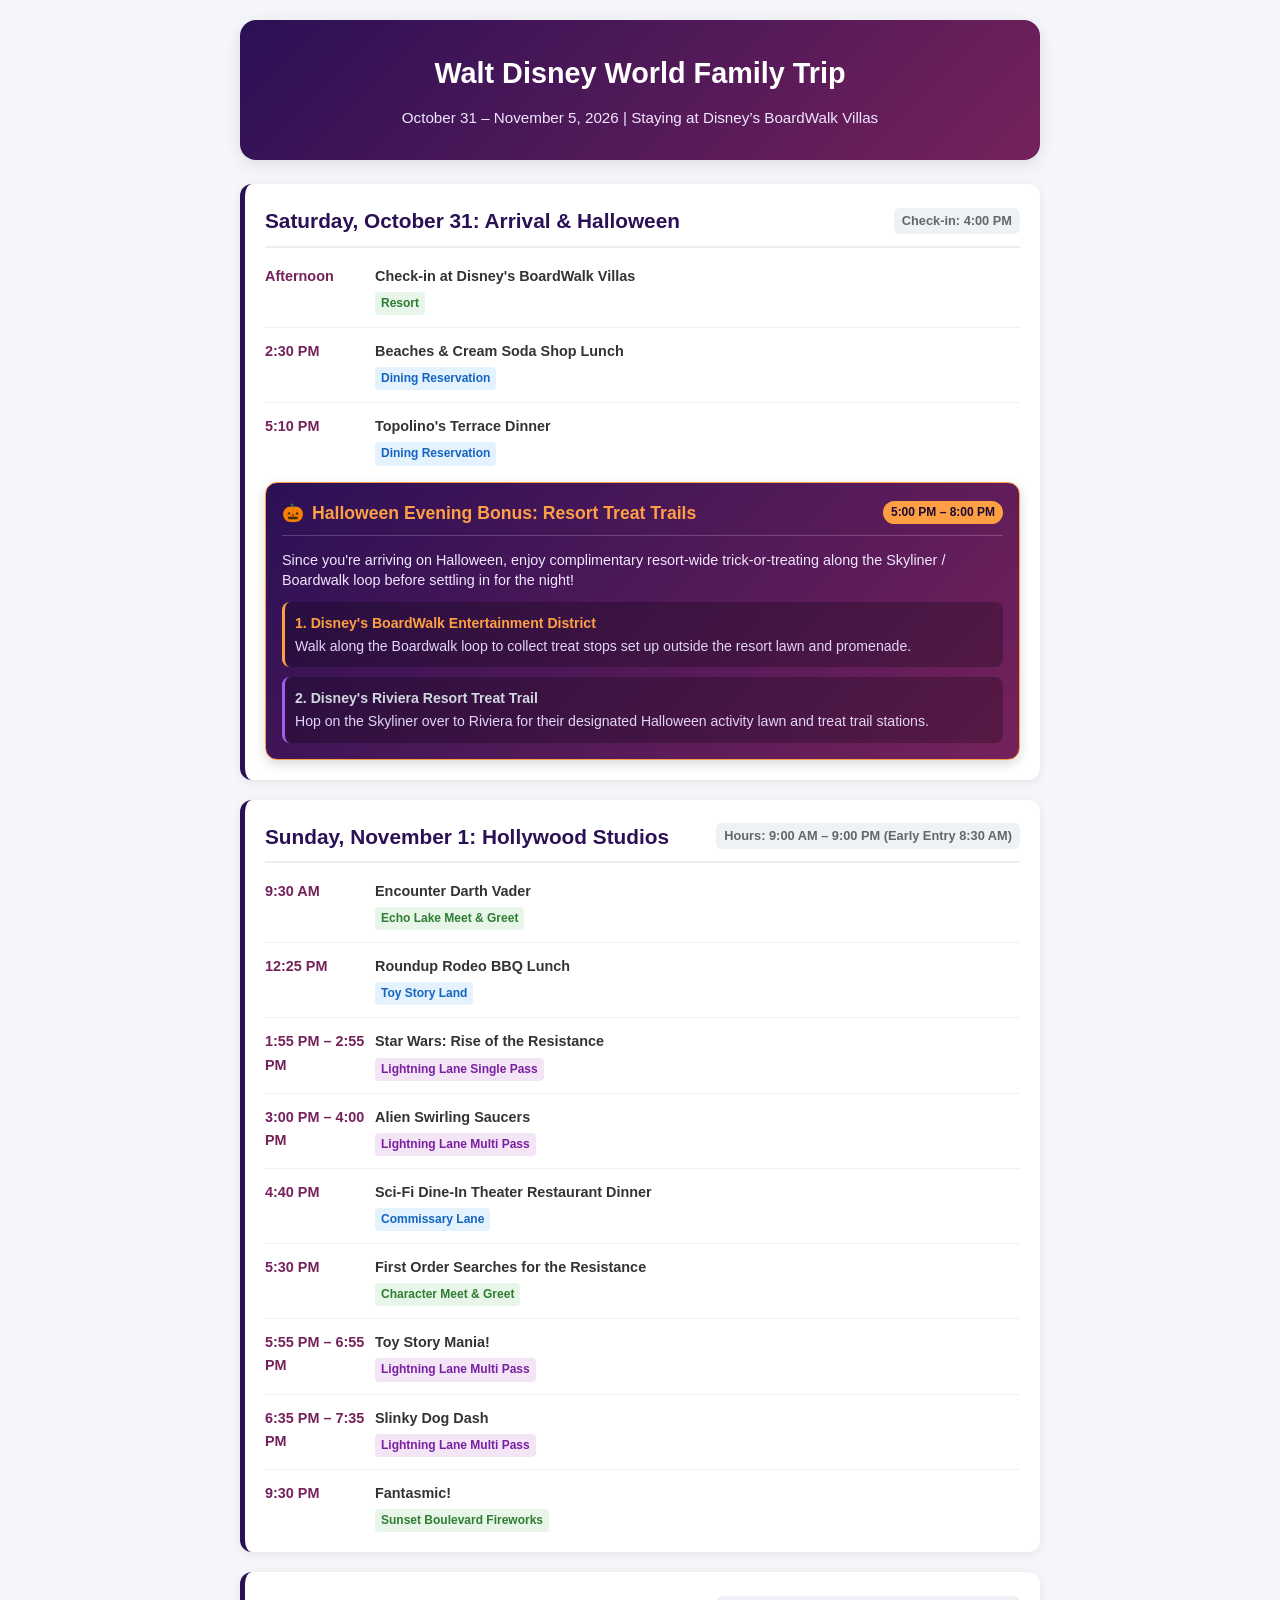
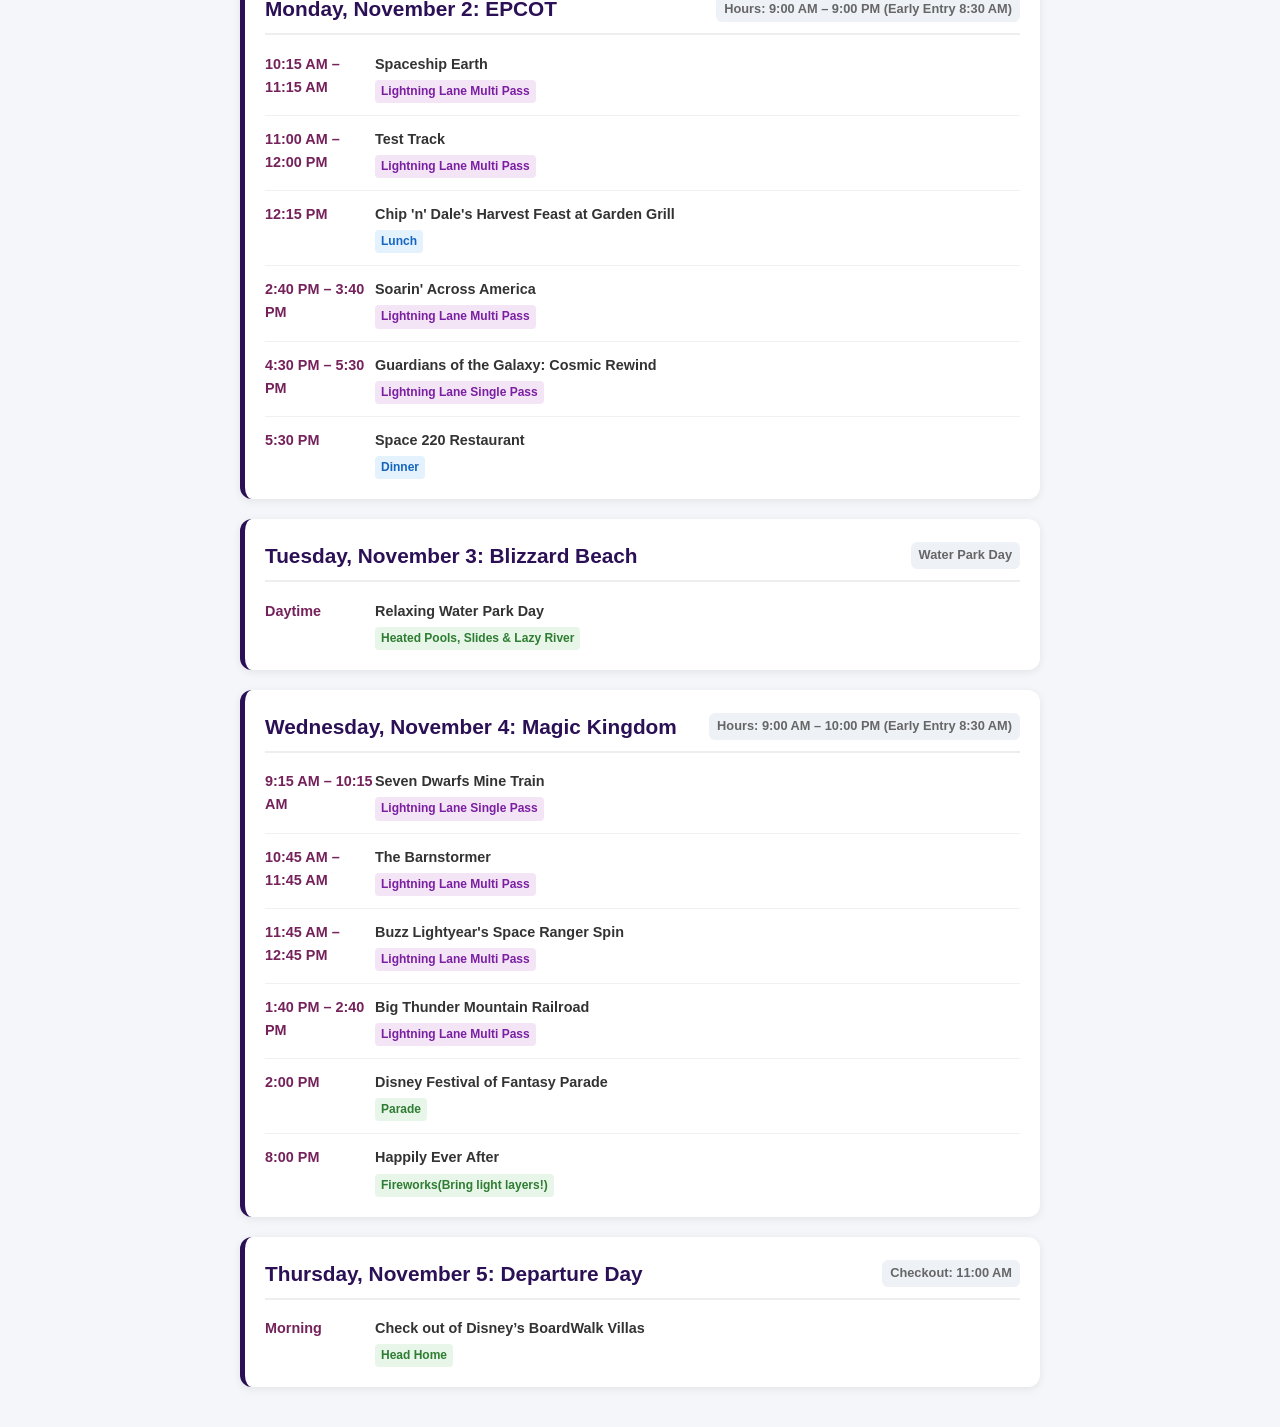
<file: index.html>
<!DOCTYPE html>
<html lang="en">
<head>
    <meta charset="UTF-8">
    <meta name="viewport" content="width=device-width, initial-scale=1.0">
    <title>Disney World Family Trip - October & November 2026</title>
    <style>
        :root {
            --primary: #2b1055;
            --secondary: #75225b;
            --accent: #ff9f43;
            --bg-color: #f4f6f9;
            --card-bg: #ffffff;
            --text-main: #333333;
            --text-muted: #666666;
        }
        body {
            font-family: -apple-system, BlinkMacSystemFont, "Segoe UI", Roboto, Helvetica, Arial, sans-serif;
            background-color: var(--bg-color);
            color: var(--text-main);
            margin: 0;
            padding: 20px;
            line-height: 1.6;
        }
        .container {
            max-width: 800px;
            margin: 0 auto;
        }
        header {
            text-align: center;
            background: linear-gradient(135deg, var(--primary), var(--secondary));
            color: white;
            padding: 30px;
            border-radius: 16px;
            margin-bottom: 24px;
            box-shadow: 0 4px 15px rgba(0,0,0,0.1);
        }
        header h1 {
            margin: 0 0 10px 0;
            font-size: 1.8rem;
        }
        header p {
            margin: 0;
            color: #f0e6ff;
            font-size: 0.95rem;
        }
        .day-card {
            background: var(--card-bg);
            border-radius: 12px;
            padding: 20px;
            margin-bottom: 20px;
            box-shadow: 0 2px 8px rgba(0,0,0,0.08);
            border-left: 5px solid var(--primary);
        }
        .day-card h2 {
            margin-top: 0;
            color: var(--primary);
            font-size: 1.3rem;
            border-bottom: 2px solid #eee;
            padding-bottom: 8px;
            display: flex;
            justify-content: space-between;
            align-items: center;
        }
        .park-hours {
            font-size: 0.8rem;
            background: #eef2f7;
            padding: 3px 8px;
            border-radius: 6px;
            color: var(--text-muted);
        }
        .event-list {
            list-style: none;
            padding: 0;
            margin: 0;
        }
        .event-item {
            display: flex;
            margin-bottom: 12px;
            padding-bottom: 12px;
            border-bottom: 1px solid #f0f0f0;
        }
        .event-item:last-child {
            margin-bottom: 0;
            padding-bottom: 0;
            border-bottom: none;
        }
        .time {
            flex: 0 0 110px;
            font-weight: bold;
            color: var(--secondary);
            font-size: 0.9rem;
        }
        .details {
            flex: 1;
            font-size: 0.9rem;
        }
        .details strong {
            display: block;
            color: var(--text-main);
        }
        .tag {
            display: inline-block;
            font-size: 0.75rem;
            padding: 2px 6px;
            border-radius: 4px;
            margin-top: 4px;
            font-weight: bold;
        }
        .tag-dining { background: #e3f2fd; color: #1565c0; }
        .tag-ll { background: #f3e5f5; color: #7b1fa2; }
        .tag-event { background: #e8f5e9; color: #2e7d32; }
        
        .halloween-bonus-card {
            background: linear-gradient(135deg, #2b1055, #75225b); 
            color: #ffffff; 
            border-radius: 12px; 
            padding: 16px; 
            margin-top: 16px; 
            border: 1px solid #ff9f43; 
            box-shadow: 0 4px 12px rgba(0,0,0,0.15);
        }
    </style>
</head>
<body>

<div class="container">
    <header>
        <h1>Walt Disney World Family Trip</h1>
        <p>October 31 – November 5, 2026 | Staying at Disney’s BoardWalk Villas</p>
    </header>

    <!-- Day 1 -->
    <div class="day-card">
        <h2>Saturday, October 31: Arrival & Halloween <span class="park-hours">Check-in: 4:00 PM</span></h2>
        <ul class="event-list">
            <li class="event-item">
                <div class="time">Afternoon</div>
                <div class="details">
                    <strong>Check-in at Disney's BoardWalk Villas</strong>
                    <span class="tag tag-event">Resort</span>
                </div>
            </li>
            <li class="event-item">
                <div class="time">2:30 PM</div>
                <div class="details">
                    <strong>Beaches & Cream Soda Shop Lunch</strong>
                    <span class="tag tag-dining">Dining Reservation</span>
                </div>
            </li>
            <li class="event-item">
                <div class="time">5:10 PM</div>
                <div class="details">
                    <strong>Topolino's Terrace Dinner</strong>
                    <span class="tag tag-dining">Dining Reservation</span>
                </div>
            </li>
        </ul>

        <!-- Halloween Bonus -->
        <div class="halloween-bonus-card">
          <div style="display: flex; align-items: center; justify-content: space-between; border-bottom: 1px solid rgba(255,255,255,0.2); padding-bottom: 8px; margin-bottom: 12px;">
            <h4 style="margin: 0; font-size: 1.1rem; color: #ff9f43; display: flex; align-items: center; gap: 8px;">
              <span>🎃</span> Halloween Evening Bonus: Resort Treat Trails
            </h4>
            <span style="background: #ff9f43; color: #1a0933; font-size: 0.75rem; font-weight: bold; padding: 2px 8px; border-radius: 12px; text-transform: uppercase;">5:00 PM – 8:00 PM</span>
          </div>
          <p style="font-size: 0.9rem; line-height: 1.4; margin-bottom: 12px; color: #f0e6ff;">
            Since you're arriving on Halloween, enjoy complimentary resort-wide trick-or-treating along the Skyliner / Boardwalk loop before settling in for the night!
          </p>
          <ul style="list-style: none; padding: 0; margin: 0; font-size: 0.88rem; display: flex; flex-direction: column; gap: 10px;">
            <li style="background: rgba(0,0,0,0.25); padding: 10px; border-radius: 8px; border-left: 3px solid #ff9f43;">
              <strong style="color: #ff9f43; display: block;">1. Disney's BoardWalk Entertainment District</strong>
              <span style="color: #e2d5f8;">Walk along the Boardwalk loop to collect treat stops set up outside the resort lawn and promenade.</span>
            </li>
            <li style="background: rgba(0,0,0,0.25); padding: 10px; border-radius: 8px; border-left: 3px solid #a55eea;">
              <strong style="color: #d1d8e0; display: block;">2. Disney's Riviera Resort Treat Trail</strong>
              <span style="color: #e2d5f8;">Hop on the Skyliner over to Riviera for their designated Halloween activity lawn and treat trail stations.</span>
            </li>
          </ul>
        </div>
    </div>

    <!-- Day 2 -->
    <div class="day-card">
        <h2>Sunday, November 1: Hollywood Studios <span class="park-hours">Hours: 9:00 AM – 9:00 PM (Early Entry 8:30 AM)</span></h2>
        <ul class="event-list">
            <li class="event-item">
                <div class="time">9:30 AM</div>
                <div class="details">
                    <strong>Encounter Darth Vader</strong>
                    <span class="tag tag-event">Echo Lake Meet & Greet</span>
                </div>
            </li>
            <li class="event-item">
                <div class="time">12:25 PM</div>
                <div class="details">
                    <strong>Roundup Rodeo BBQ Lunch</strong>
                    <span class="tag tag-dining">Toy Story Land</span>
                </div>
            </li>
            <li class="event-item">
                <div class="time">1:55 PM – 2:55 PM</div>
                <div class="details">
                    <strong>Star Wars: Rise of the Resistance</strong>
                    <span class="tag tag-ll">Lightning Lane Single Pass</span>
                </div>
            </li>
            <li class="event-item">
                <div class="time">3:00 PM – 4:00 PM</div>
                <div class="details">
                    <strong>Alien Swirling Saucers</strong>
                    <span class="tag tag-ll">Lightning Lane Multi Pass</span>
                </div>
            </li>
            <li class="event-item">
                <div class="time">4:40 PM</div>
                <div class="details">
                    <strong>Sci-Fi Dine-In Theater Restaurant Dinner</strong>
                    <span class="tag tag-dining">Commissary Lane</span>
                </div>
            </li>
            <li class="event-item">
                <div class="time">5:30 PM</div>
                <div class="details">
                    <strong>First Order Searches for the Resistance</strong>
                    <span class="tag tag-event">Character Meet & Greet</span>
                </div>
            </li>
            <li class="event-item">
                <div class="time">5:55 PM – 6:55 PM</div>
                <div class="details">
                    <strong>Toy Story Mania!</strong>
                    <span class="tag tag-ll">Lightning Lane Multi Pass</span>
                </div>
            </li>
            <li class="event-item">
                <div class="time">6:35 PM – 7:35 PM</div>
                <div class="details">
                    <strong>Slinky Dog Dash</strong>
                    <span class="tag tag-ll">Lightning Lane Multi Pass</span>
                </div>
            </li>
            <li class="event-item">
                <div class="time">9:30 PM</div>
                <div class="details">
                    <strong>Fantasmic!</strong>
                    <span class="tag tag-event">Sunset Boulevard Fireworks</span>
                </div>
            </li>
        </ul>
    </div>

    <!-- Day 3 -->
    <div class="day-card">
        <h2>Monday, November 2: EPCOT <span class="park-hours">Hours: 9:00 AM – 9:00 PM (Early Entry 8:30 AM)</span></h2>
        <ul class="event-list">
            <li class="event-item">
                <div class="time">10:15 AM – 11:15 AM</div>
                <div class="details">
                    <strong>Spaceship Earth</strong>
                    <span class="tag tag-ll">Lightning Lane Multi Pass</span>
                </div>
            </li>
            <li class="event-item">
                <div class="time">11:00 AM – 12:00 PM</div>
                <div class="details">
                    <strong>Test Track</strong>
                    <span class="tag tag-ll">Lightning Lane Multi Pass</span>
                </div>
            </li>
            <li class="event-item">
                <div class="time">12:15 PM</div>
                <div class="details">
                    <strong>Chip 'n' Dale's Harvest Feast at Garden Grill</strong>
                    <span class="tag tag-dining">Lunch</span>
                </div>
            </li>
            <li class="event-item">
                <div class="time">2:40 PM – 3:40 PM</div>
                <div class="details">
                    <strong>Soarin' Across America</strong>
                    <span class="tag tag-ll">Lightning Lane Multi Pass</span>
                </div>
            </li>
            <li class="event-item">
                <div class="time">4:30 PM – 5:30 PM</div>
                <div class="details">
                    <strong>Guardians of the Galaxy: Cosmic Rewind</strong>
                    <span class="tag tag-ll">Lightning Lane Single Pass</span>
                </div>
            </li>
            <li class="event-item">
                <div class="time">5:30 PM</div>
                <div class="details">
                    <strong>Space 220 Restaurant</strong>
                    <span class="tag tag-dining">Dinner</span>
                </div>
            </li>
        </ul>
    </div>

    <!-- Day 4 -->
    <div class="day-card">
        <h2>Tuesday, November 3: Blizzard Beach <span class="park-hours">Water Park Day</span></h2>
        <ul class="event-list">
            <li class="event-item">
                <div class="time">Daytime</div>
                <div class="details">
                    <strong>Relaxing Water Park Day</strong>
                    <span class="tag tag-event">Heated Pools, Slides & Lazy River</span>
                </div>
            </li>
        </ul>
    </div>

    <!-- Day 5 -->
    <div class="day-card">
        <h2>Wednesday, November 4: Magic Kingdom <span class="park-hours">Hours: 9:00 AM – 10:00 PM (Early Entry 8:30 AM)</span></h2>
        <ul class="event-list">
            <li class="event-item">
                <div class="time">9:15 AM – 10:15 AM</div>
                <div class="details">
                    <strong>Seven Dwarfs Mine Train</strong>
                    <span class="tag tag-ll">Lightning Lane Single Pass</span>
                </div>
            </li>
            <li class="event-item">
                <div class="time">10:45 AM – 11:45 AM</div>
                <div class="details">
                    <strong>The Barnstormer</strong>
                    <span class="tag tag-ll">Lightning Lane Multi Pass</span>
                </div>
            </li>
            <li class="event-item">
                <div class="time">11:45 AM – 12:45 PM</div>
                <div class="details">
                    <strong>Buzz Lightyear's Space Ranger Spin</strong>
                    <span class="tag tag-ll">Lightning Lane Multi Pass</span>
                </div>
            </li>
            <li class="event-item">
                <div class="time">1:40 PM – 2:40 PM</div>
                <div class="details">
                    <strong>Big Thunder Mountain Railroad</strong>
                    <span class="tag tag-ll">Lightning Lane Multi Pass</span>
                </div>
            </li>
            <li class="event-item">
                <div class="time">2:00 PM</div>
                <div class="details">
                    <strong>Disney Festival of Fantasy Parade</strong>
                    <span class="tag tag-event">Parade</span>
                </div>
            </li>
            <li class="event-item">
                <div class="time">8:00 PM</div>
                <div class="details">
                    <strong>Happily Ever After</strong>
                    <span class="tag tag-event">Fireworks(Bring light layers!)</span>
                </div>
            </li>
        </ul>
    </div>

    <!-- Day 6 -->
    <div class="day-card">
        <h2>Thursday, November 5: Departure Day <span class="park-hours">Checkout: 11:00 AM</span></h2>
        <ul class="event-list">
            <li class="event-item">
                <div class="time">Morning</div>
                <div class="details">
                    <strong>Check out of Disney’s BoardWalk Villas</strong>
                    <span class="tag tag-event">Head Home</span>
                </div>
            </li>
        </ul>
    </div>

</div>

</body>
</html>
</file>
